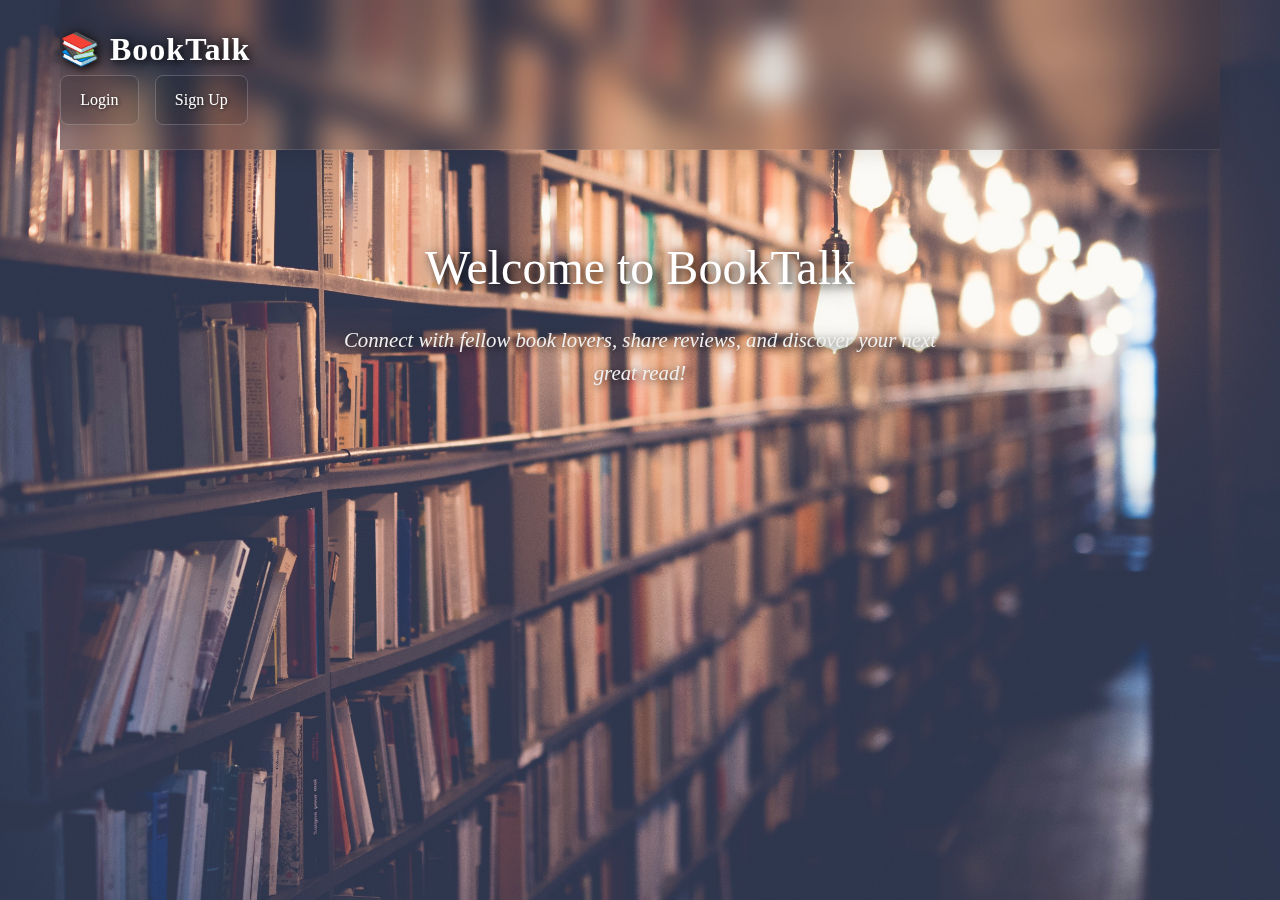
<file: Frontend/index.html>
<!DOCTYPE html>
<html lang="en">
<head>
    <meta charset="UTF-8">
    <meta name="viewport" content="width=device-width, initial-scale=1.0">
    <title>BookTalk - Welcome</title>
    <link rel="stylesheet" href="styles/main.css">
</head>
<body>
    <div class="container">
        <header class="header">
            <h1 class="logo">📚 BookTalk</h1>
            <nav class="nav">
                <a href="pages/login.html" class="nav-link">Login</a>
                <a href="pages/signup.html" class="nav-link">Sign Up</a>
            </nav>
        </header>
                
        <main class="hero">
            <div class="hero-content">
                <h2>Welcome to BookTalk</h2>
                <p>Connect with fellow book lovers, share reviews, and discover your next great read!</p>
            </div>
        </main>
    </div>
</body>
</html>
</file>
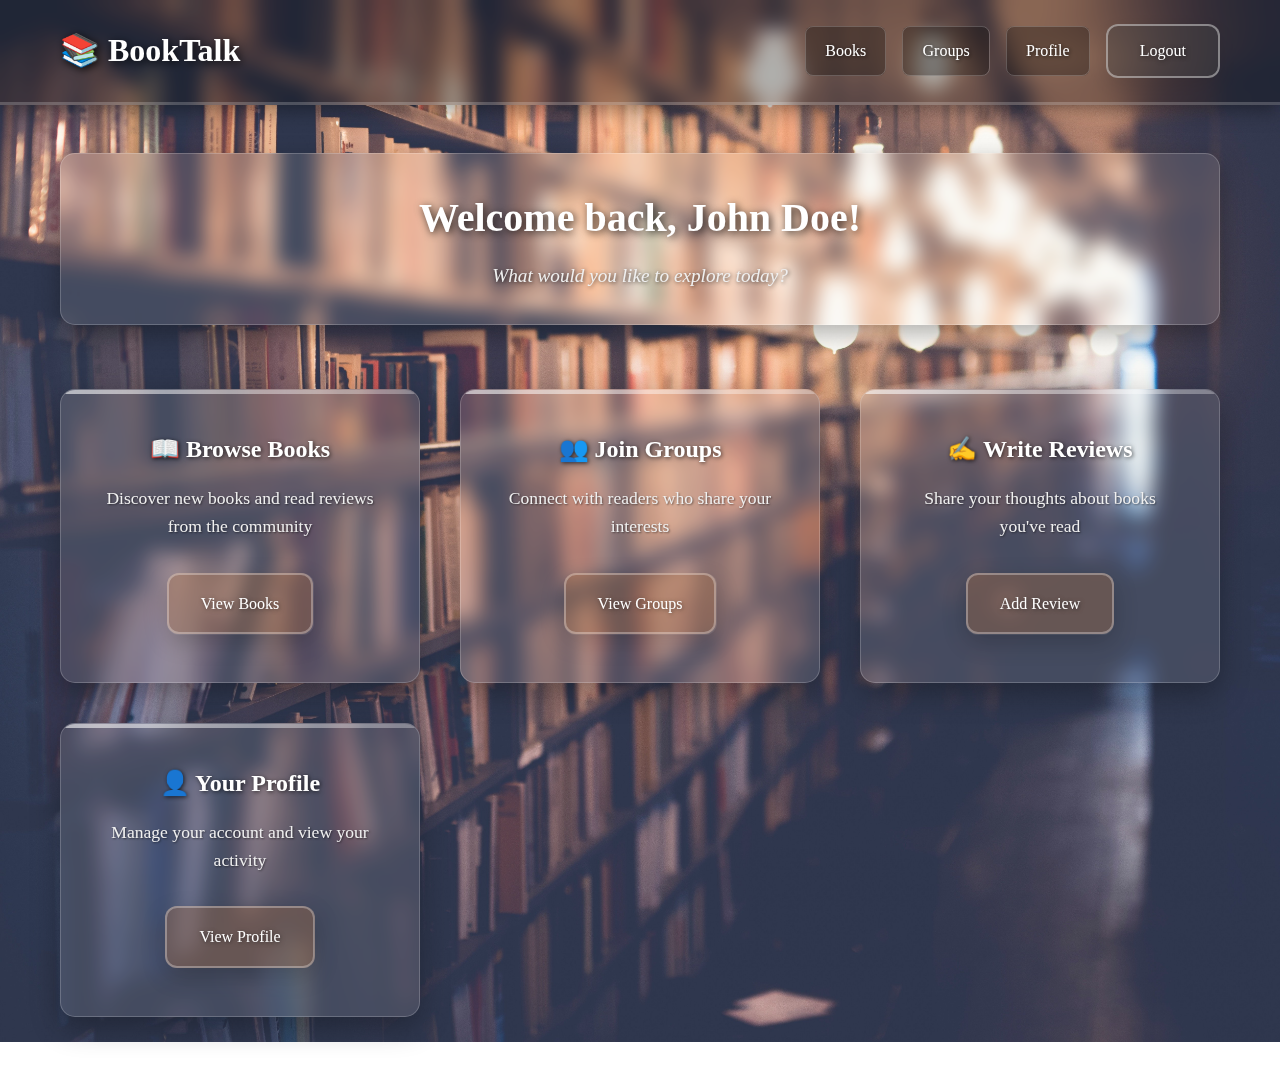
<file: Frontend/pages/dashboard.html>
<!DOCTYPE html>
<html lang="en">
<head>
    <meta charset="UTF-8">
    <meta name="viewport" content="width=device-width, initial-scale=1.0">
    <title>Dashboard - BookTalk</title>
    <link rel="stylesheet" href="../styles/main.css">
    <link rel="stylesheet" href="../styles/dashboard.css">
</head>
<body>
    <div class="dashboard-container">
        <header class="dashboard-header">
            <div class="header-content">
                <h1>📚 BookTalk</h1>
                <nav class="dashboard-nav">
                    <a href="books.html" class="nav-link">Books</a>
                    <a href="groups.html" class="nav-link">Groups</a>
                    <a href="profile.html" class="nav-link">Profile</a>
                    <button id="logoutBtn" class="btn btn-secondary">Logout</button>
                </nav>
            </div>
        </header>
        
        <main class="dashboard-main">
            <div class="welcome-section">
                <h2>Welcome back, <span id="userName">User</span>!</h2>
                <p>What would you like to explore today?</p>
            </div>
            
            <div class="dashboard-grid">
                <div class="dashboard-card">
                    <h3>📖 Browse Books</h3>
                    <p>Discover new books and read reviews from the community</p>
                    <a href="books.html" class="btn btn-primary">View Books</a>
                </div>
                
                <div class="dashboard-card">
                    <h3>👥 Join Groups</h3>
                    <p>Connect with readers who share your interests</p>
                    <a href="groups.html" class="btn btn-primary">View Groups</a>
                </div>
                
                <div class="dashboard-card">
                    <h3>✍️ Write Reviews</h3>
                    <p>Share your thoughts about books you've read</p>
                    <a href="books.html" class="btn btn-primary">Add Review</a>
                </div>
                
                <div class="dashboard-card">
                    <h3>👤 Your Profile</h3>
                    <p>Manage your account and view your activity</p>
                    <a href="profile.html" class="btn btn-primary">View Profile</a>
                </div>
            </div>
        </main>
    </div>
    
    <script src="../js/dashboard.js"></script>
</body>
</html>
</file>
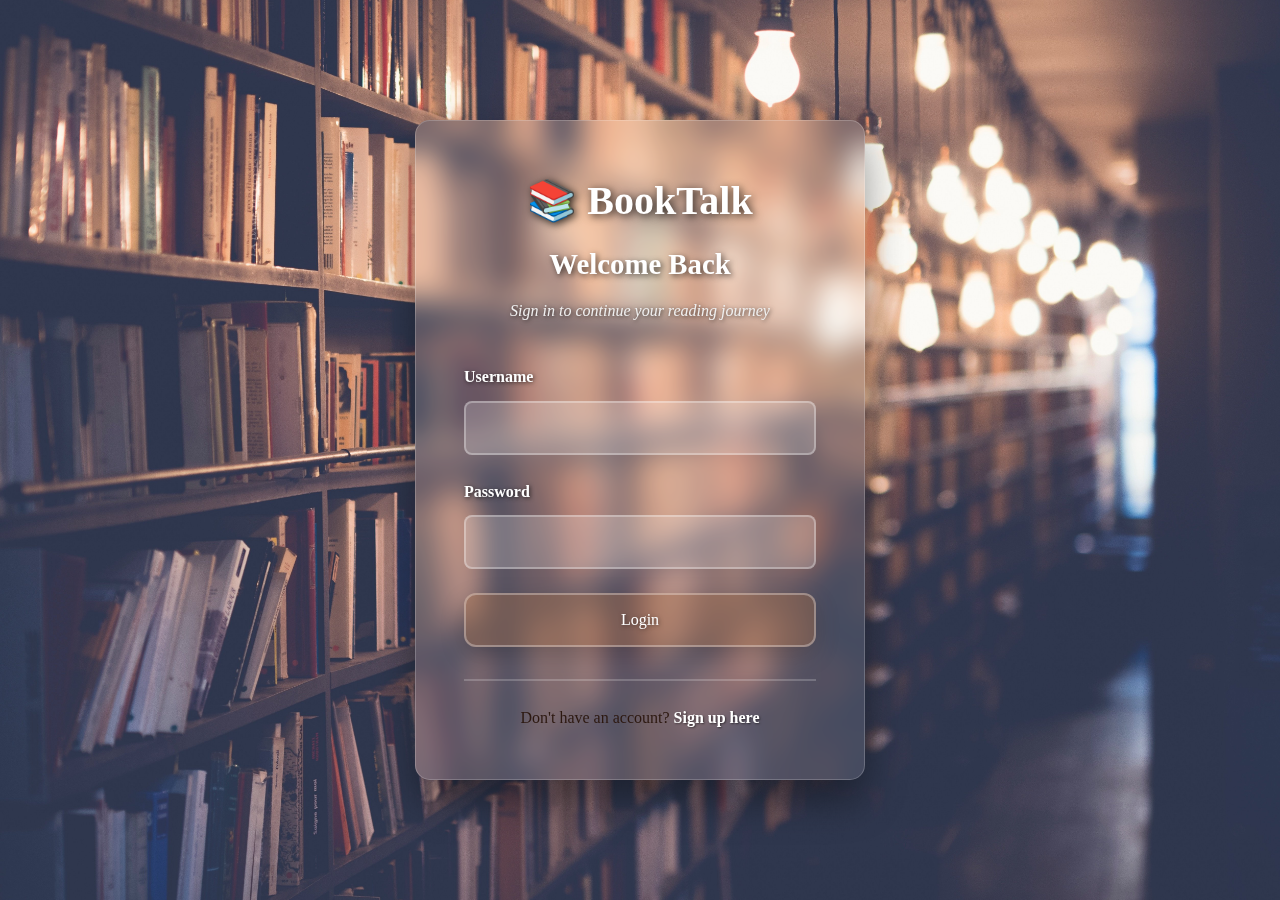
<file: Frontend/pages/login.html>
<!DOCTYPE html>
<html lang="en">
<head>
    <meta charset="UTF-8">
    <meta name="viewport" content="width=device-width, initial-scale=1.0">
    <title>Login - BookTalk</title>
    <link rel="stylesheet" href="../styles/main.css">
    <link rel="stylesheet" href="../styles/auth.css">
</head>
<body>
    <div class="auth-container">
        <div class="auth-card">
            <div class="auth-header">
                <h1>📚 BookTalk</h1>
                <h2>Welcome Back</h2>
                <p>Sign in to continue your reading journey</p>
            </div>
            
            <form id="loginForm" class="auth-form">
                <div class="form-group">
                    <label for="username">Username</label>
                    <input type="text" id="username" name="username" required>
                </div>
                
                <div class="form-group">
                    <label for="password">Password</label>
                    <input type="password" id="password" name="password" required>
                </div>
                
                <button type="submit" class="btn btn-primary btn-full">Login</button>
                
                <div id="errorMessage" class="error-message" style="display: none;"></div>
            </form>
            
            <div class="auth-footer">
                <p>Don't have an account? <a href="signup.html">Sign up here</a></p>
            </div>
        </div>
    </div>
    
    <script src="../js/auth.js"></script>
</body>
</html>
</file>
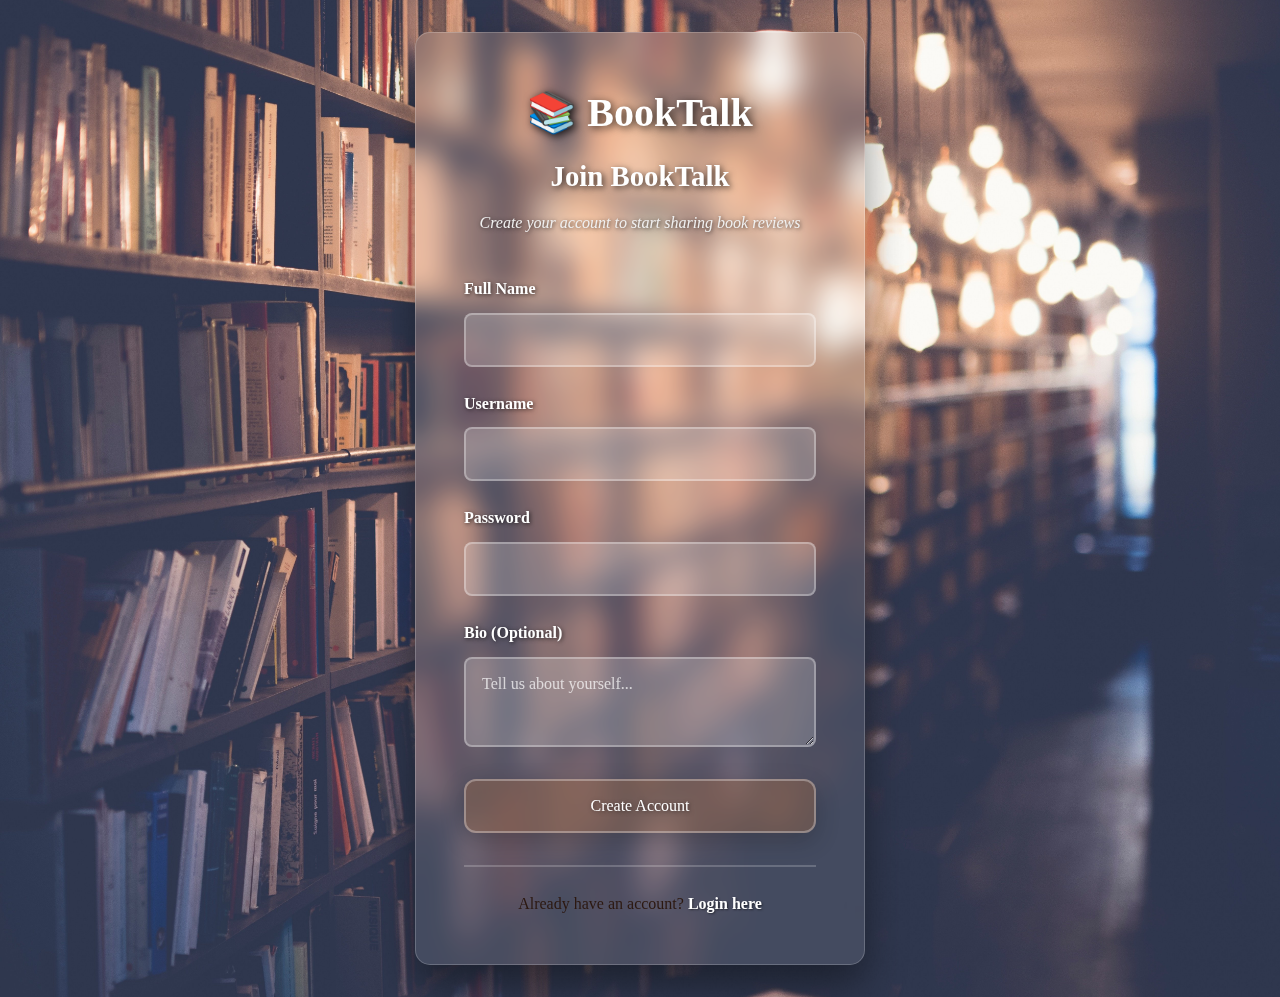
<file: Frontend/pages/signup.html>
<!DOCTYPE html>
<html lang="en">
<head>
    <meta charset="UTF-8">
    <meta name="viewport" content="width=device-width, initial-scale=1.0">
    <title>Sign Up - BookTalk</title>
    <link rel="stylesheet" href="../styles/main.css">
    <link rel="stylesheet" href="../styles/auth.css">
</head>
<body>
    <div class="auth-container">
        <div class="auth-card">
            <div class="auth-header">
                <h1>📚 BookTalk</h1>
                <h2>Join BookTalk</h2>
                <p>Create your account to start sharing book reviews</p>
            </div>
            
            <form id="signupForm" class="auth-form">
                <div class="form-group">
                    <label for="name">Full Name</label>
                    <input type="text" id="name" name="name" required>
                </div>
                
                <div class="form-group">
                    <label for="username">Username</label>
                    <input type="text" id="username" name="username" required>
                </div>
                
                <div class="form-group">
                    <label for="password">Password</label>
                    <input type="password" id="password" name="password" required>
                </div>
                
                <div class="form-group">
                    <label for="bio">Bio (Optional)</label>
                    <textarea id="bio" name="bio" rows="3" placeholder="Tell us about yourself..."></textarea>
                </div>
                
                <button type="submit" class="btn btn-primary btn-full">Create Account</button>
                
                <div id="errorMessage" class="error-message" style="display: none;"></div>
                <div id="successMessage" class="success-message" style="display: none;"></div>
            </form>
            
            <div class="auth-footer">
                <p>Already have an account? <a href="login.html">Login here</a></p>
            </div>
        </div>
    </div>
    
    <script src="../js/auth.js"></script>
</body>
</html>
</file>
<file: Frontend/styles/dashboard.css>
/* Dashboard Styles - Image-Based */
.dashboard-container {
  min-height: 100vh;
  /* Removed solid background patterns to show library image */
}

.dashboard-header {
  /* Glass header effect */
  background: rgba(0, 0, 0, 0.3);
  backdrop-filter: blur(10px);
  color: #ffffff;
  padding: 1.5rem 0;
  box-shadow: 0 4px 20px rgba(0, 0, 0, 0.4);
  border-bottom: 3px solid rgba(255, 255, 255, 0.2);
}

.header-content {
  max-width: 1200px;
  margin: 0 auto;
  padding: 0 20px;
  display: flex;
  justify-content: space-between;
  align-items: center;
}

.header-content h1 {
  font-family: "Georgia", serif;
  font-size: 2rem;
  text-shadow: 2px 2px 8px rgba(0, 0, 0, 0.8);
}

.dashboard-nav {
  display: flex;
  gap: 1rem;
  align-items: center;
}

.dashboard-main {
  max-width: 1200px;
  margin: 0 auto;
  padding: 3rem 20px;
}

.welcome-section {
  text-align: center;
  margin-bottom: 4rem;
  padding: 2rem;
  /* Glass welcome section */
  background: rgba(255, 255, 255, 0.1);
  backdrop-filter: blur(10px);
  border-radius: 15px;
  box-shadow: 0 8px 25px rgba(0, 0, 0, 0.3);
  border: 1px solid rgba(255, 255, 255, 0.2);
}

.welcome-section h2 {
  font-size: 2.5rem;
  margin-bottom: 0.7rem;
  color: #ffffff;
  font-family: "Georgia", serif;
  font-weight: bold;
  text-shadow: 2px 2px 8px rgba(0, 0, 0, 0.8);
}

.welcome-section p {
  color: #f0f0f0;
  font-size: 1.2rem;
  font-style: italic;
  text-shadow: 1px 1px 4px rgba(0, 0, 0, 0.7);
}

.dashboard-grid {
  display: grid;
  grid-template-columns: repeat(auto-fit, minmax(320px, 1fr));
  gap: 2.5rem;
}

.dashboard-card {
  /* Glass card effect */
  background: rgba(255, 255, 255, 0.1);
  backdrop-filter: blur(10px);
  padding: 2.5rem;
  border-radius: 15px;
  box-shadow: 0 10px 30px rgba(0, 0, 0, 0.3);
  text-align: center;
  transition: all 0.3s ease;
  border: 1px solid rgba(255, 255, 255, 0.2);
  position: relative;
  overflow: hidden;
}

.dashboard-card::before {
  content: "";
  position: absolute;
  top: 0;
  left: 0;
  right: 0;
  height: 4px;
  background: linear-gradient(90deg, rgba(255, 255, 255, 0.6), rgba(255, 255, 255, 0.3));
}

.dashboard-card:hover {
  transform: translateY(-8px);
  box-shadow: 0 20px 40px rgba(0, 0, 0, 0.4);
  background: rgba(255, 255, 255, 0.15);
}

.dashboard-card h3 {
  font-size: 1.5rem;
  margin-bottom: 1rem;
  color: #ffffff;
  font-family: "Georgia", serif;
  font-weight: 600;
  text-shadow: 1px 1px 4px rgba(0, 0, 0, 0.7);
}

.dashboard-card p {
  color: #f0f0f0;
  margin-bottom: 2rem;
  line-height: 1.6;
  font-size: 1.1rem;
  text-shadow: 1px 1px 2px rgba(0, 0, 0, 0.5);
}

/* Responsive Dashboard */
@media (max-width: 768px) {
  .header-content {
    flex-direction: column;
    gap: 1rem;
  }

  .dashboard-nav {
    flex-wrap: wrap;
    justify-content: center;
  }

  .welcome-section h2 {
    font-size: 2rem;
  }

  .dashboard-grid {
    grid-template-columns: 1fr;
  }

  .dashboard-card {
    padding: 2rem;
  }
}
</file>
<file: Frontend/styles/auth.css>
/* Authentication Pages Styles - Image-Based */
.auth-container {
  min-height: 100vh;
  display: flex;
  align-items: center;
  justify-content: center;
  /* Removed solid gradient to show library background */
  padding: 2rem;
  position: relative;
}

/* Removed overlay pattern to show library image */

.auth-card {
  /* Glass card effect */
  background: rgba(255, 255, 255, 0.1);
  backdrop-filter: blur(15px);
  padding: 3rem;
  border-radius: 15px;
  box-shadow: 0 20px 40px rgba(0, 0, 0, 0.4);
  width: 100%;
  max-width: 450px;
  position: relative;
  border: 1px solid rgba(255, 255, 255, 0.2);
}

/* Removed solid border gradient */

.auth-header {
  text-align: center;
  margin-bottom: 2.5rem;
}

.auth-header h1 {
  font-size: 2.5rem;
  margin-bottom: 0.5rem;
  color: #ffffff;
  font-family: "Georgia", serif;
  text-shadow: 2px 2px 8px rgba(0, 0, 0, 0.8);
}

.auth-header h2 {
  font-size: 1.8rem;
  margin-bottom: 0.7rem;
  color: #ffffff;
  font-family: "Georgia", serif;
  font-weight: bold;
  text-shadow: 2px 2px 6px rgba(0, 0, 0, 0.7);
}

.auth-header p {
  color: #f0f0f0;
  font-size: 1rem;
  font-style: italic;
  text-shadow: 1px 1px 4px rgba(0, 0, 0, 0.7);
}

.auth-form {
  margin-bottom: 2rem;
}

.auth-footer {
  text-align: center;
  padding-top: 1.5rem;
  border-top: 2px solid rgba(255, 255, 255, 0.2);
}

.auth-footer a {
  color: #ffffff;
  text-decoration: none;
  font-weight: 600;
  font-family: "Georgia", serif;
  transition: color 0.3s ease;
  text-shadow: 1px 1px 2px rgba(0, 0, 0, 0.5);
}

.auth-footer a:hover {
  color: #f0f0f0;
  text-decoration: underline;
}

/* Loading state for buttons */
.btn.loading {
  opacity: 0.8;
  cursor: not-allowed;
  position: relative;
}

.btn.loading::after {
  content: "";
  position: absolute;
  width: 16px;
  height: 16px;
  margin: auto;
  border: 2px solid transparent;
  border-top-color: #ffffff;
  border-radius: 50%;
  animation: spin 1s linear infinite;
  top: 0;
  left: 0;
  bottom: 0;
  right: 0;
}

@keyframes spin {
  0% {
    transform: rotate(0deg);
  }
  100% {
    transform: rotate(360deg);
  }
}
</file>
<file: Frontend/styles/main.css>
/* Reset and Base Styles */
* {
  margin: 0;
  padding: 0;
  box-sizing: border-box;
}

body {
  font-family: "Georgia", "Times New Roman", serif;
  line-height: 1.6;
  color: #2c1810;
  /* Pure image-based background with no overlay */
  background-image: url("../images/books-1.jpg");
  background-size: cover;
  background-position: center;
  background-attachment: fixed;
  background-repeat: no-repeat;
  min-height: 100vh;
}

/* Removed body::before overlay entirely for pure image visibility */

.container {
  max-width: 1200px;
  margin: 0 auto;
  padding: 0 20px;
}

/* Header now completely transparent with glass effect */
.header {
  background: rgba(0, 0, 0, 0.1);
  backdrop-filter: blur(15px);
  color: #ffffff;
  padding: 1.5rem 0;
  box-shadow: 0 4px 20px rgba(0, 0, 0, 0.1);
  border-bottom: 1px solid rgba(255, 255, 255, 0.1);
}

.header .container {
  display: flex;
  justify-content: space-between;
  align-items: center;
}

.logo {
  font-size: 2rem;
  font-weight: bold;
  font-family: "Georgia", serif;
  /* Strong text shadow for readability over image */
  text-shadow: 2px 2px 8px rgba(0, 0, 0, 0.8), 0 0 20px rgba(0, 0, 0, 0.5);
  letter-spacing: 1px;
  color: #ffffff;
}

.nav {
  display: flex;
  gap: 1rem;
}

.nav-link {
  color: #ffffff;
  text-decoration: none;
  padding: 0.7rem 1.2rem;
  border-radius: 8px;
  transition: all 0.3s ease;
  font-weight: 500;
  border: 1px solid rgba(255, 255, 255, 0.2);
  font-family: "Georgia", serif;
  /* Text shadow for readability */
  text-shadow: 1px 1px 4px rgba(0, 0, 0, 0.7);
  backdrop-filter: blur(10px);
}

.nav-link:hover {
  background-color: rgba(255, 255, 255, 0.1);
  border-color: rgba(255, 255, 255, 0.4);
  transform: translateY(-2px);
  box-shadow: 0 4px 15px rgba(0, 0, 0, 0.2);
}

/* Hero section now completely transparent, relying on image */
.hero {
  text-align: center;
  padding: 5rem 0;
  position: relative;
}

.hero-content {
  position: relative;
  z-index: 1;
}

.hero-content h2 {
  font-size: 3rem;
  margin-bottom: 1rem;
  color: #ffffff;
  font-family: "Georgia", serif;
  /* Strong text shadow for readability over library image */
  text-shadow: 3px 3px 10px rgba(0, 0, 0, 0.8), 0 0 30px rgba(0, 0, 0, 0.6);
  font-weight: normal;
}

.hero-content p {
  font-size: 1.3rem;
  margin-bottom: 2.5rem;
  color: #f0f0f0;
  font-style: italic;
  max-width: 600px;
  margin-left: auto;
  margin-right: auto;
  /* Text shadow for readability */
  text-shadow: 2px 2px 8px rgba(0, 0, 0, 0.7), 0 0 20px rgba(0, 0, 0, 0.5);
}

.cta-buttons {
  display: flex;
  gap: 1.5rem;
  justify-content: center;
  flex-wrap: wrap;
}

/* Glass-like buttons that complement the image */
.btn {
  display: inline-block;
  padding: 1rem 2rem;
  text-decoration: none;
  border-radius: 12px;
  font-weight: 500;
  text-align: center;
  cursor: pointer;
  border: none;
  transition: all 0.3s ease;
  font-size: 1rem;
  font-family: "Georgia", serif;
  position: relative;
  overflow: hidden;
  backdrop-filter: blur(15px);
  text-shadow: 1px 1px 4px rgba(0, 0, 0, 0.5);
}

.btn::before {
  content: "";
  position: absolute;
  top: 0;
  left: -100%;
  width: 100%;
  height: 100%;
  background: linear-gradient(90deg, transparent, rgba(255, 255, 255, 0.3), transparent);
  transition: left 0.5s;
}

.btn:hover::before {
  left: 100%;
}

.btn-primary {
  background: rgba(139, 69, 19, 0.3);
  color: #ffffff;
  border: 2px solid rgba(255, 255, 255, 0.3);
  box-shadow: 0 8px 25px rgba(0, 0, 0, 0.2);
}

.btn-primary:hover {
  transform: translateY(-3px);
  box-shadow: 0 12px 35px rgba(0, 0, 0, 0.3);
  background: rgba(139, 69, 19, 0.5);
  border-color: rgba(255, 255, 255, 0.5);
}

.btn-secondary {
  background: rgba(255, 255, 255, 0.1);
  color: #ffffff;
  border: 2px solid rgba(255, 255, 255, 0.4);
  box-shadow: 0 8px 25px rgba(0, 0, 0, 0.1);
}

.btn-secondary:hover {
  background: rgba(255, 255, 255, 0.2);
  transform: translateY(-3px);
  box-shadow: 0 12px 35px rgba(0, 0, 0, 0.2);
  border-color: rgba(255, 255, 255, 0.6);
}

.btn-full {
  width: 100%;
}

/* Glass-like form elements */
.form-group {
  margin-bottom: 1.5rem;
}

.form-group label {
  display: block;
  margin-bottom: 0.7rem;
  font-weight: 600;
  color: #ffffff;
  font-family: "Georgia", serif;
  text-shadow: 1px 1px 4px rgba(0, 0, 0, 0.7);
}

.form-group input,
.form-group textarea {
  width: 100%;
  padding: 1rem;
  border: 2px solid rgba(255, 255, 255, 0.3);
  border-radius: 8px;
  font-size: 1rem;
  font-family: "Georgia", serif;
  background-color: rgba(255, 255, 255, 0.1);
  backdrop-filter: blur(10px);
  color: #ffffff;
  transition: all 0.3s ease;
}

.form-group input::placeholder,
.form-group textarea::placeholder {
  color: rgba(255, 255, 255, 0.7);
}

.form-group input:focus,
.form-group textarea:focus {
  outline: none;
  border-color: rgba(255, 255, 255, 0.6);
  box-shadow: 0 0 0 3px rgba(255, 255, 255, 0.1);
  background-color: rgba(255, 255, 255, 0.15);
}

/* Glass-like message styles */
.error-message {
  background-color: rgba(239, 68, 68, 0.2);
  color: #ffffff;
  padding: 1rem;
  border-radius: 8px;
  margin-top: 1rem;
  border: 1px solid rgba(239, 68, 68, 0.4);
  border-left: 4px solid #ef4444;
  font-family: "Georgia", serif;
  backdrop-filter: blur(10px);
  text-shadow: 1px 1px 4px rgba(0, 0, 0, 0.5);
}

.success-message {
  background-color: rgba(34, 197, 94, 0.2);
  color: #ffffff;
  padding: 1rem;
  border-radius: 8px;
  margin-top: 1rem;
  border: 1px solid rgba(34, 197, 94, 0.4);
  border-left: 4px solid #22c55e;
  font-family: "Georgia", serif;
  backdrop-filter: blur(10px);
  text-shadow: 1px 1px 4px rgba(0, 0, 0, 0.5);
}

/* Responsive Design */
@media (max-width: 768px) {
  .header .container {
    flex-direction: column;
    gap: 1rem;
  }

  .hero-content h2 {
    font-size: 2.2rem;
  }

  .hero-content p {
    font-size: 1.1rem;
  }

  .cta-buttons {
    flex-direction: column;
    align-items: center;
  }

  .btn {
    width: 100%;
    max-width: 300px;
  }
}
</file>
